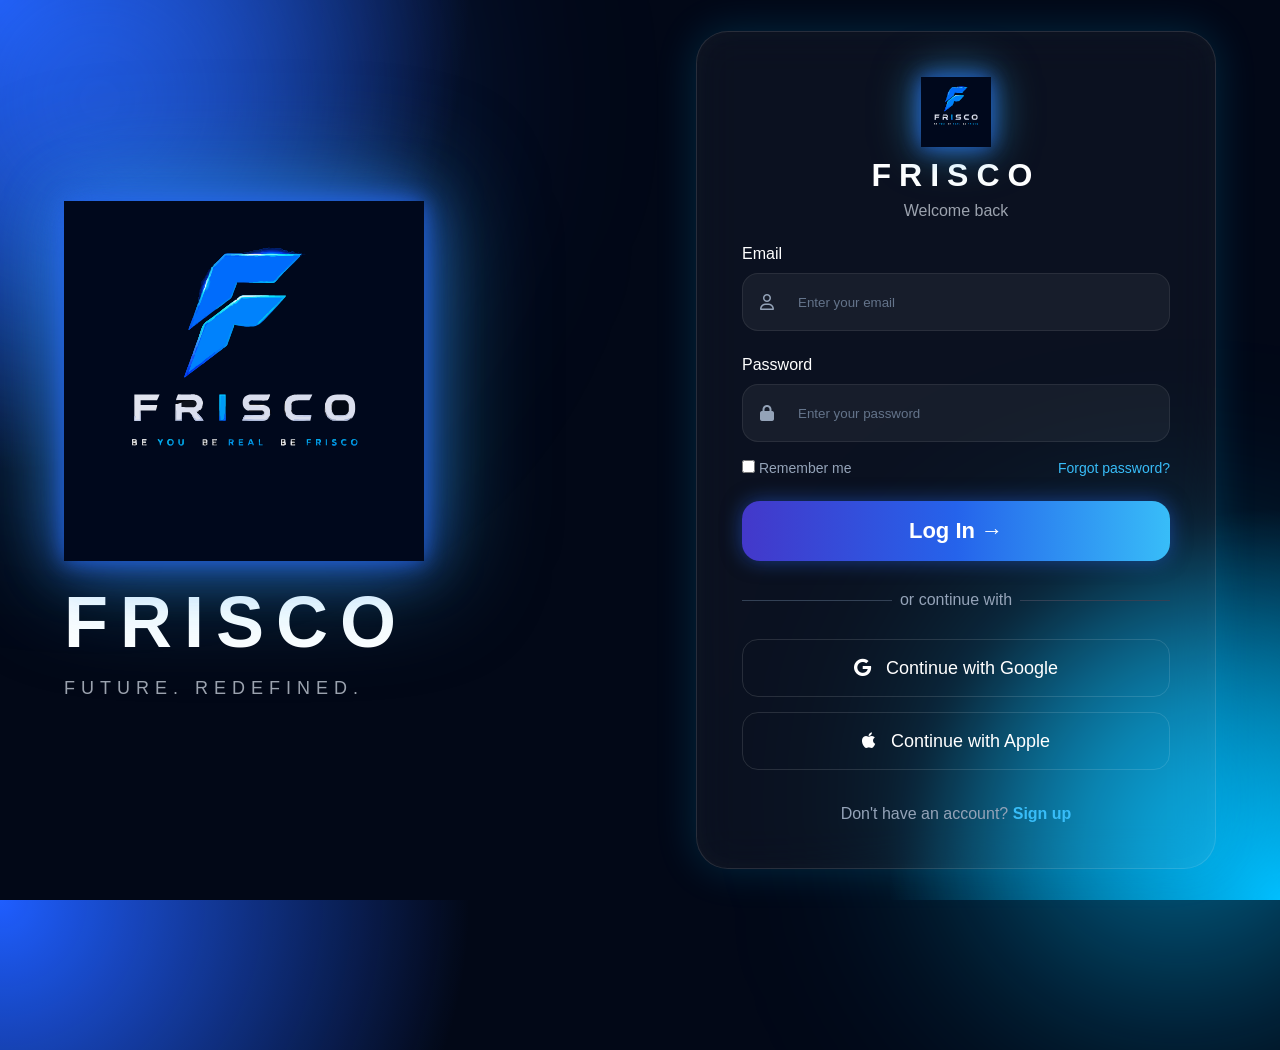
<file: index.html>
<!DOCTYPE html>
<html lang="en">
<head>
<meta charset="UTF-8">
<meta name="viewport" content="width=device-width, initial-scale=1.0">
<title>FRISCO Login</title>

<link rel="stylesheet" href="https://cdnjs.cloudflare.com/ajax/libs/font-awesome/6.5.1/css/all.min.css">

<style>
*{
    margin:0;
    padding:0;
    box-sizing:border-box;
    font-family:'Segoe UI',sans-serif;
}

body{
    min-height:100vh;
    display:flex;
    justify-content:center;
    align-items:center;
    overflow:hidden;
    background:
    radial-gradient(circle at top left,#1f5eff 0%,transparent 30%),
    radial-gradient(circle at bottom right,#00bfff 0%,transparent 25%),
    #020817;
    position:relative;
}

body::before{
    content:"";
    position:absolute;
    width:700px;
    height:700px;
    left:-250px;
    top:-250px;
    background:radial-gradient(#2563eb,transparent 70%);
    filter:blur(120px);
}

body::after{
    content:"";
    position:absolute;
    width:500px;
    height:500px;
    right:-150px;
    bottom:-150px;
    background:radial-gradient(#00bfff,transparent 70%);
    filter:blur(120px);
}

.container{
    width:90%;
    max-width:1400px;
    display:flex;
    justify-content:space-between;
    align-items:center;
    gap:80px;
    position:relative;
    z-index:2;
}

.brand{
    flex:1;
    color:white;
    text-align:left;
}

.frisco-logo{
    width:min(360px,80%);
    display:block;
    filter:
    drop-shadow(0 0 10px rgba(37,99,235,.8))
    drop-shadow(0 0 25px rgba(37,99,235,.7))
    drop-shadow(0 0 50px rgba(56,189,248,.5));
}

.brand-name{
    margin-top:20px;
    font-size:72px;
    font-weight:800;
    letter-spacing:12px;
}

.tagline{
    margin-top:15px;
    color:#9ca3af;
    letter-spacing:6px;
    font-size:18px;
}

.login-card{
    width:520px;
    padding:45px;
    border-radius:32px;
    background:rgba(255,255,255,0.04);
    backdrop-filter:blur(20px);
    border:1px solid rgba(255,255,255,0.12);
    box-shadow:
    0 0 40px rgba(0,191,255,.18),
    inset 0 0 25px rgba(255,255,255,.03);
}

.logo-small{
    text-align:center;
    color:white;
}

.small-logo{
    width:70px;
    margin:auto;
    display:block;
    filter:
    drop-shadow(0 0 10px rgba(37,99,235,.8))
    drop-shadow(0 0 20px rgba(56,189,248,.6));
}

.logo-small h1{
    margin-top:10px;
    letter-spacing:8px;
}

.logo-small p{
    color:#9ca3af;
    margin-top:8px;
}

.form-group{
    margin-top:25px;
}

.form-group label{
    color:white;
    display:block;
    margin-bottom:10px;
}

.input-box{
    position:relative;
}

.input-box i{
    position:absolute;
    left:18px;
    top:50%;
    transform:translateY(-50%);
    color:#94a3b8;
}

.input-box input{
    width:100%;
    height:58px;
    padding-left:55px;
    border-radius:16px;
    border:1px solid rgba(255,255,255,.08);
    background:rgba(255,255,255,.05);
    outline:none;
    color:white;
}

.input-box input::placeholder{
    color:#64748b;
}

.input-box input:focus{
    border-color:#38bdf8;
    box-shadow:0 0 15px rgba(56,189,248,.3);
}

.options{
    margin-top:18px;
    display:flex;
    justify-content:space-between;
    align-items:center;
    color:#94a3b8;
    font-size:14px;
}

.options a{
    color:#38bdf8;
    text-decoration:none;
}

.login-btn{
    width:100%;
    height:60px;
    margin-top:25px;
    border:none;
    border-radius:18px;
    cursor:pointer;
    color:white;
    font-size:22px;
    font-weight:600;
    background:linear-gradient(90deg,#4338ca,#2563eb,#38bdf8);
    box-shadow:0 0 20px rgba(37,99,235,.5);
    transition:0.3s ease;
}

.login-btn:hover{
    transform:translateY(-2px);
    box-shadow:0 0 30px rgba(56,189,248,.6);
}

.divider{
    margin:30px 0;
    text-align:center;
    color:#94a3b8;
    position:relative;
}

.divider::before,
.divider::after{
    content:"";
    position:absolute;
    width:35%;
    height:1px;
    background:#334155;
    top:50%;
}

.divider::before{ left:0; }
.divider::after{ right:0; }

.social-btn{
    width:100%;
    height:58px;
    border-radius:16px;
    border:1px solid rgba(255,255,255,.12);
    background:transparent;
    color:white;
    margin-bottom:15px;
    cursor:pointer;
    font-size:18px;
    transition:0.3s;
}

.social-btn:hover{
    background:rgba(255,255,255,0.05);
}

.social-btn i{
    margin-right:10px;
}

.signup{
    margin-top:20px;
    text-align:center;
    color:#94a3b8;
}

.signup a{
    color:#38bdf8;
    text-decoration:none;
    font-weight:600;
}

@media(max-width:1000px){
    .container{
        flex-direction:column;
        text-align:center;
    }

    .brand{
        display:none;
    }

    .login-card{
        width:100%;
        max-width:520px;
    }
}
</style>
</head>

<body>

<div class="container">

    <div class="brand">

        <img src="frisco-logo.svg"
             alt="Frisco Logo"
             class="frisco-logo">

        <h1 class="brand-name">FRISCO</h1>

        <div class="tagline">
            FUTURE. REDEFINED.
        </div>

    </div>

    <div class="login-card">

        <div class="logo-small">
            <img src="frisco-logo.svg" alt="Frisco Logo" class="small-logo">
            <h1>FRISCO</h1>
            <p>Welcome back</p>
        </div>

        <form>
            <div class="form-group">
                <label for="email">Email</label>
                <div class="input-box">
                    <i class="fa-regular fa-user" aria-hidden="true"></i>
                    <input type="email" id="email" name="email" placeholder="Enter your email" required autocomplete="email">
                </div>
            </div>

            <div class="form-group">
                <label for="password">Password</label>
                <div class="input-box">
                    <i class="fa-solid fa-lock" aria-hidden="true"></i>
                    <input type="password" id="password" name="password" placeholder="Enter your password" required autocomplete="current-password">
                </div>
            </div>

            <div class="options">
                <label>
                    <input type="checkbox"> Remember me
                </label>
                <a href="#">Forgot password?</a>
            </div>

            <button class="login-btn" type="submit">Log In →</button>
        </form>

        <div class="divider">or continue with</div>

        <button class="social-btn">
            <i class="fa-brands fa-google"></i>
            Continue with Google
        </button>

        <button class="social-btn">
            <i class="fa-brands fa-apple"></i>
            Continue with Apple
        </button>

        <div class="signup">
            Don't have an account?
            <a href="#">Sign up</a>
        </div>

    </div>

</div>

</body>
</html>
</file>
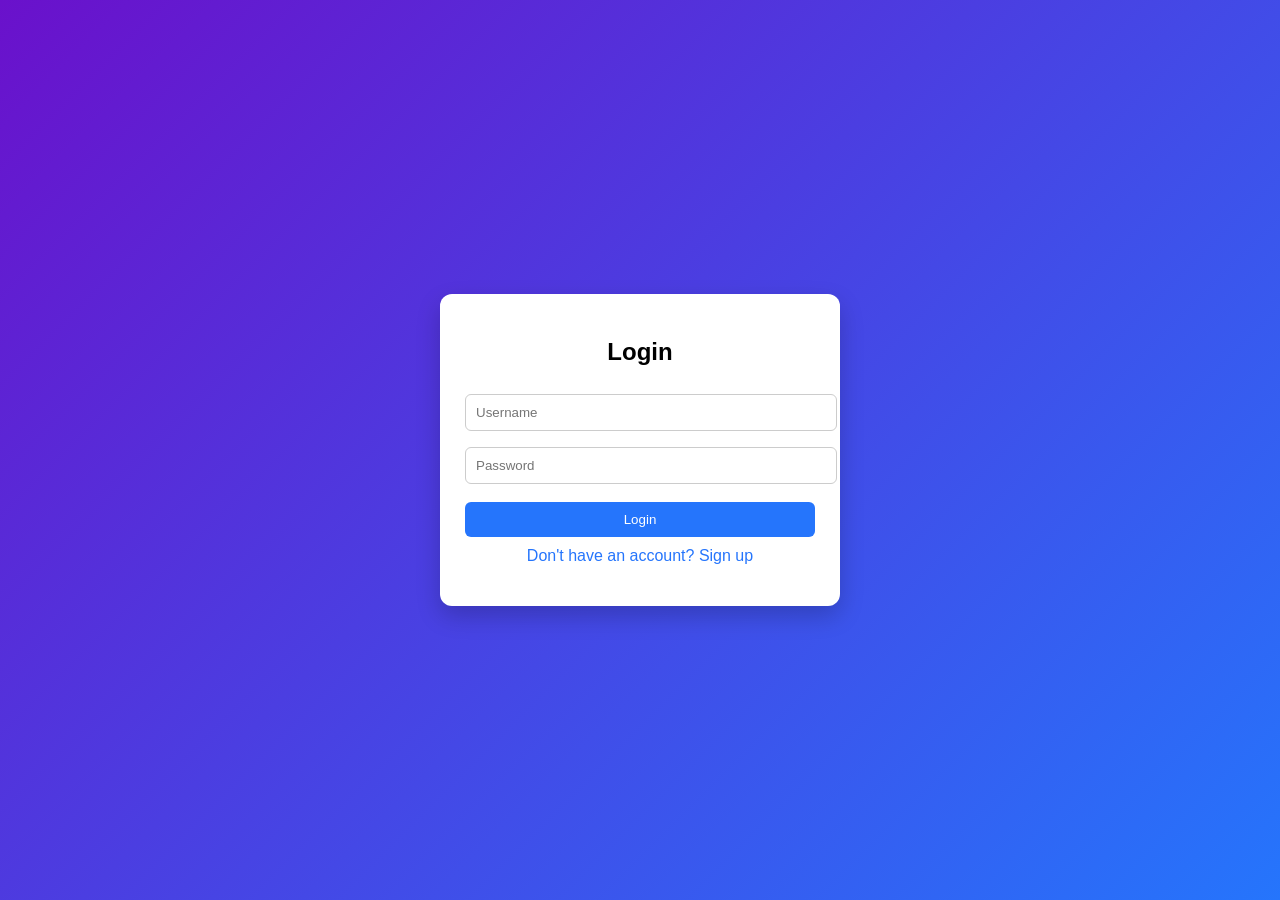
<file: auth.html>
<!DOCTYPE html>
<html lang="en">
<head>
<meta charset="UTF-8">
<meta name="viewport" content="width=device-width, initial-scale=1.0">
<title>Login & Sign Up</title>

<style>
body {
    font-family: Arial, sans-serif;
    background: linear-gradient(135deg, #6a11cb, #2575fc);
    height: 100vh;
    display: flex;
    justify-content: center;
    align-items: center;
    margin: 0;
}

.container {
    width: 350px;
    background: white;
    padding: 25px;
    border-radius: 12px;
    box-shadow: 0 10px 25px rgba(0,0,0,0.2);
}

h2 {
    text-align: center;
    margin-bottom: 20px;
}

input {
    width: 100%;
    padding: 10px;
    margin: 8px 0;
    border: 1px solid #ccc;
    border-radius: 6px;
}

button {
    width: 100%;
    padding: 10px;
    background: #2575fc;
    color: white;
    border: none;
    border-radius: 6px;
    cursor: pointer;
    margin-top: 10px;
}

button:hover {
    background: #1a5fd0;
}

.toggle {
    text-align: center;
    margin-top: 10px;
    cursor: pointer;
    color: #2575fc;
}

.hidden {
    display: none;
}
</style>
</head>

<body>

<div class="container">

    <!-- LOGIN FORM -->
    <div id="loginForm">
        <h2>Login</h2>
        <input type="text" placeholder="Username">
        <input type="password" placeholder="Password">
        <button>Login</button>
        <p class="toggle" onclick="showSignup()">Don't have an account? Sign up</p>
    </div>

    <!-- SIGN UP FORM -->
    <div id="signupForm" class="hidden">
        <h2>Sign Up</h2>
        <input type="text" placeholder="Username">
        <input type="email" placeholder="Email">
        <input type="password" placeholder="Password">
        <button>Sign Up</button>
        <p class="toggle" onclick="showLogin()">Already have an account? Login</p>
    </div>

</div>

<script>
function showSignup() {
    document.getElementById("loginForm").classList.add("hidden");
    document.getElementById("signupForm").classList.remove("hidden");
}

function showLogin() {
    document.getElementById("signupForm").classList.add("hidden");
    document.getElementById("loginForm").classList.remove("hidden");
}
</script>

</body>
</html>
</file>
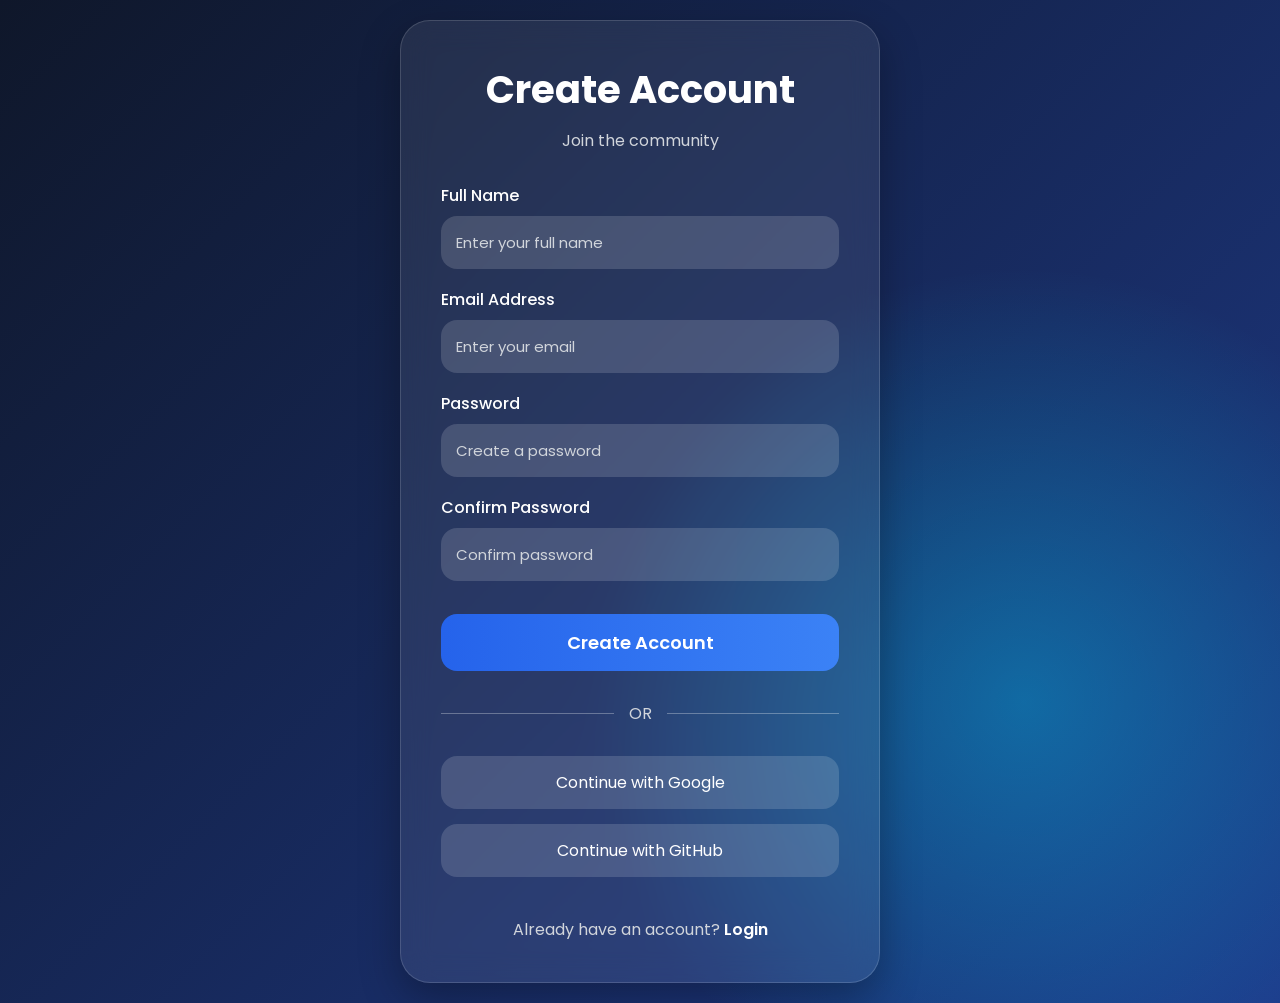
<file: login.html>
<!DOCTYPE html>
<html lang="en">
<head>
<meta charset="UTF-8">
<meta name="viewport" content="width=device-width, initial-scale=1.0">
<title>Create Account</title>

<link href="https://fonts.googleapis.com/css2?family=Poppins:wght@300;400;500;600;700&display=swap" rel="stylesheet">

<style>
*{
    margin:0;
    padding:0;
    box-sizing:border-box;
    font-family:'Poppins',sans-serif;
}

body{
    min-height:100vh;
    display:flex;
    justify-content:center;
    align-items:center;
    background:
    radial-gradient(circle at 80% 70%, rgba(0,212,255,.35), transparent 35%),
    linear-gradient(135deg,#0f172a,#1e3a8a);
    padding:20px;
}

.card{
    width:100%;
    max-width:480px;
    padding:40px;
    border-radius:30px;
    background:rgba(255,255,255,0.08);
    backdrop-filter:blur(15px);
    border:1px solid rgba(255,255,255,0.15);
    box-shadow:0 15px 40px rgba(0,0,0,.3);
    color:white;
}

.card h1{
    text-align:center;
    font-size:2.4rem;
    margin-bottom:10px;
}

.subtitle{
    text-align:center;
    color:#d1d5db;
    margin-bottom:30px;
}

.form-group{
    margin-bottom:18px;
}

label{
    display:block;
    margin-bottom:8px;
    font-weight:500;
}

input{
    width:100%;
    padding:15px;
    border:none;
    outline:none;
    border-radius:16px;
    background:rgba(255,255,255,0.15);
    color:white;
    font-size:15px;
}

input::placeholder{
    color:#d1d5db;
}

.signup-btn{
    width:100%;
    border:none;
    padding:15px;
    border-radius:16px;
    margin-top:15px;
    background:linear-gradient(90deg,#2563eb,#3b82f6);
    color:white;
    font-size:18px;
    font-weight:600;
    cursor:pointer;
}

.signup-btn:hover{
    opacity:.9;
}

.divider{
    display:flex;
    align-items:center;
    margin:30px 0;
    color:#d1d5db;
}

.divider::before,
.divider::after{
    content:"";
    flex:1;
    height:1px;
    background:rgba(255,255,255,.3);
}

.divider span{
    padding:0 15px;
}

.social-btn{
    width:100%;
    padding:14px;
    margin-bottom:15px;
    border:none;
    border-radius:16px;
    background:rgba(255,255,255,0.15);
    color:white;
    cursor:pointer;
    font-size:16px;
}

.social-btn:hover{
    background:rgba(255,255,255,0.2);
}

.login-link{
    margin-top:25px;
    text-align:center;
    color:#d1d5db;
}

.login-link a{
    color:white;
    font-weight:600;
    text-decoration:none;
}

.login-link a:hover{
    text-decoration:underline;
}
</style>
</head>

<body>

<div class="card">

    <h1>Create Account</h1>
    <p class="subtitle">Join the community</p>

    <form>

        <div class="form-group">
            <label>Full Name</label>
            <input type="text" placeholder="Enter your full name">
        </div>

        <div class="form-group">
            <label>Email Address</label>
            <input type="email" placeholder="Enter your email">
        </div>

        <div class="form-group">
            <label>Password</label>
            <input type="password" placeholder="Create a password">
        </div>

        <div class="form-group">
            <label>Confirm Password</label>
            <input type="password" placeholder="Confirm password">
        </div>

        <button type="submit" class="signup-btn">
            Create Account
        </button>

        <div class="divider">
            <span>OR</span>
        </div>

        <button type="button" class="social-btn">
            Continue with Google
        </button>

        <button type="button" class="social-btn">
            Continue with GitHub
        </button>

        <div class="login-link">
            Already have an account?
            <a href="login.html">Login</a>
        </div>

    </form>

</div>

</body>
</html>
</file>
